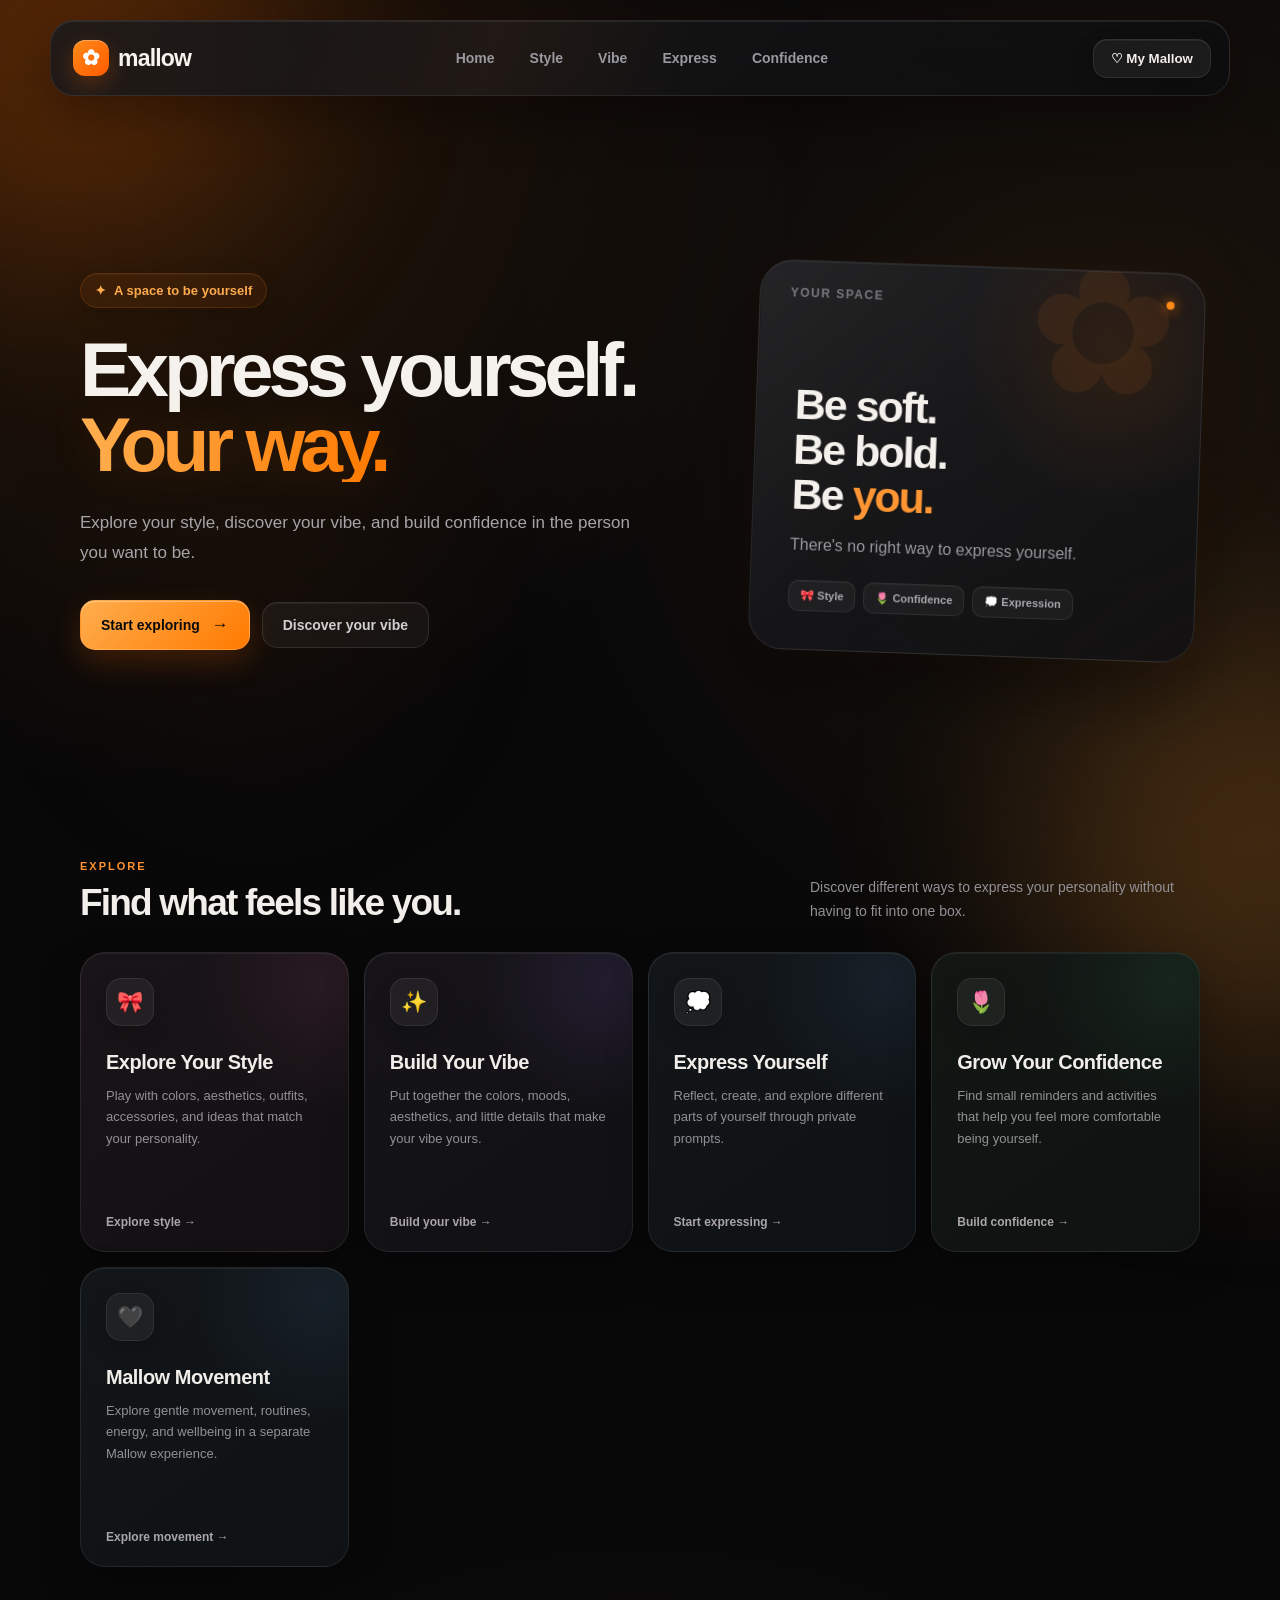
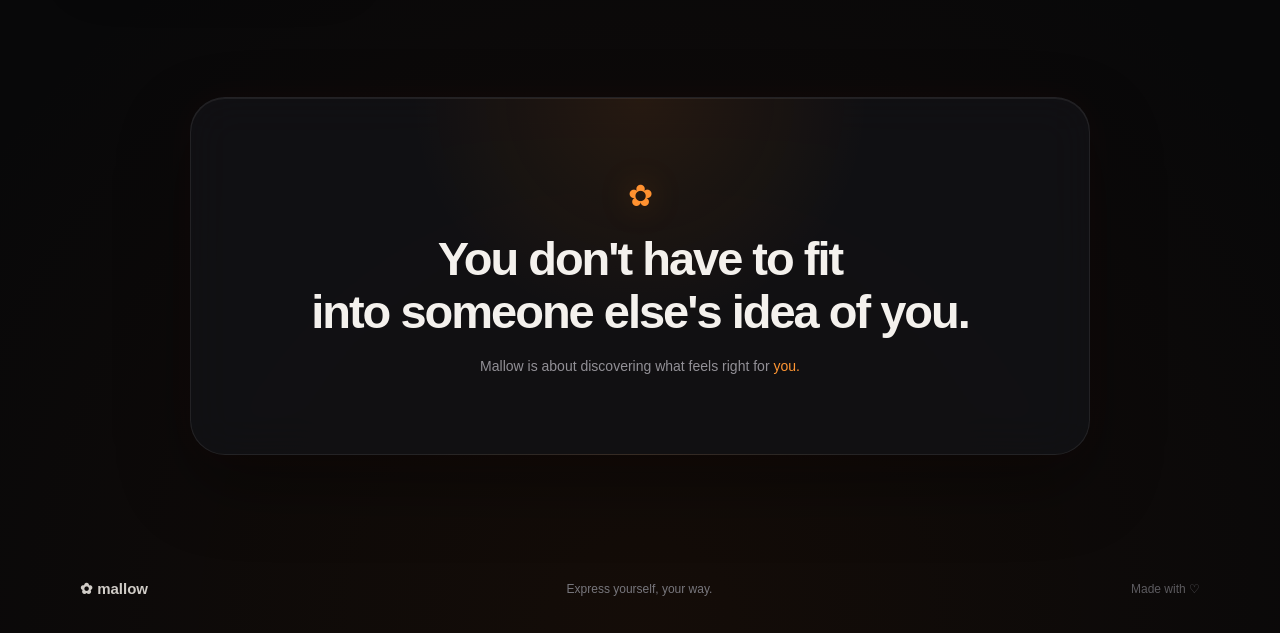
<file: index.html>
<!DOCTYPE html>
<html lang="en">
<head>
  <meta charset="UTF-8">
  <meta name="viewport" content="width=device-width, initial-scale=1.0">

  <title>Mallow — Express Yourself</title>

  <link rel="stylesheet" href="style.css">
</head>

<body>

  <!-- Background decorations -->
  <div class="background-glow glow-one"></div>
  <div class="background-glow glow-two"></div>


  <!-- Navigation -->
  <nav class="navbar">

    <div class="logo">
      <div class="logo-flower">✿</div>
      <span>mallow</span>
    </div>


    <div class="nav-links">

      <a href="index.html" class="active">
        Home
      </a>

      <a href="style.html">
        Style
      </a>

      <a href="#vibe">
        Vibe
      </a>

      <a href="#express">
        Express
      </a>

      <a href="#confidence">
        Confidence
      </a>

    </div>


    <button class="profile-button">
      <span>♡</span>
      My Mallow
    </button>

  </nav>



  <!-- Main -->
  <main>


    <!-- Hero -->
    <section class="hero">

      <div class="hero-content">

        <div class="welcome-pill">
          <span>✦</span>
          A space to be yourself
        </div>


        <h1>
          Express yourself.
          <span>Your way.</span>
        </h1>


        <p>
          Explore your style, discover your vibe, and build
          confidence in the person you want to be.
        </p>


        <div class="hero-buttons">

          <button
            class="primary-button"
            onclick="startExploring()"
          >
            Start exploring
            <span>→</span>
          </button>


          <button
            class="secondary-button"
            onclick="scrollToSection('vibe')"
          >
            Discover your vibe
          </button>

        </div>

      </div>



      <!-- Hero Card -->
      <div class="hero-card">

        <div class="flower-decoration">
          ✿
        </div>


        <div class="hero-card-header">

          <span>
            Your space
          </span>

          <span class="tiny-dot"></span>

        </div>


        <h2>
          Be soft.<br>
          Be bold.<br>
          Be <em>you.</em>
        </h2>


        <p>
          There's no right way to express yourself.
        </p>


        <div class="mini-tags">

          <span>
            🎀 Style
          </span>

          <span>
            🌷 Confidence
          </span>

          <span>
            💭 Expression
          </span>

        </div>

      </div>

    </section>



    <!-- Explore -->
    <section
      class="section"
      id="style"
    >

      <div class="section-heading">

        <div>

          <span class="eyebrow">
            EXPLORE
          </span>

          <h2>
            Find what feels like you.
          </h2>

        </div>


        <p>
          Discover different ways to express your personality
          without having to fit into one box.
        </p>

      </div>



      <!-- Feature Cards -->
      <div class="feature-grid">


        <!-- STYLE -->
        <div class="feature-card pink-card">

          <div class="feature-icon">
            🎀
          </div>


          <h3>
            Explore Your Style
          </h3>


          <p>
            Play with colors, aesthetics, outfits, accessories,
            and ideas that match your personality.
          </p>


          <button
            onclick="window.location.href='style.html'"
          >
            Explore style →
          </button>

        </div>



        <!-- VIBE -->
        <div
          class="feature-card purple-card"
          id="vibe"
        >

          <div class="feature-icon">
            ✨
          </div>


          <h3>
            Build Your Vibe
          </h3>


          <p>
            Put together the colors, moods, aesthetics, and
            little details that make your vibe yours.
          </p>


          <button
            onclick="showMessage('Vibe building is coming soon!')"
          >
            Build your vibe →
          </button>

        </div>



        <!-- EXPRESS -->
        <div
          class="feature-card blue-card"
          id="express"
        >

          <div class="feature-icon">
            💭
          </div>


          <h3>
            Express Yourself
          </h3>


          <p>
            Reflect, create, and explore different parts of
            yourself through private prompts.
          </p>


          <button
            onclick="showMessage('Expression prompts are coming soon!')"
          >
            Start expressing →
          </button>

        </div>



        <!-- CONFIDENCE -->
        <div
          class="feature-card green-card"
          id="confidence"
        >

          <div class="feature-icon">
            🌷
          </div>


          <h3>
            Grow Your Confidence
          </h3>


          <p>
            Find small reminders and activities that help you
            feel more comfortable being yourself.
          </p>


          <button
            onclick="showMessage('Confidence tools are coming soon!')"
          >
            Build confidence →
          </button>

        </div>



        <!-- MOVEMENT -->
        <div class="feature-card blue-card">

          <div class="feature-icon">
            🖤
          </div>


          <h3>
            Mallow Movement
          </h3>


          <p>
            Explore gentle movement, routines, energy, and
            wellbeing in a separate Mallow experience.
          </p>


          <button
            onclick="window.location.href='https://mallow-movement.vercel.app/index.html'"
          >
            Explore movement →
          </button>

        </div>

      </div>

    </section>



    <!-- Quote -->
    <section class="quote-section">

      <div class="quote-flower">
        ✿
      </div>


      <h2>
        You don't have to fit<br>
        into someone else's idea of you.
      </h2>


      <p>
        Mallow is about discovering what feels right for
        <em>you.</em>
      </p>

    </section>

  </main>



  <!-- Footer -->
  <footer>

    <div class="footer-logo">
      ✿ mallow
    </div>


    <p>
      Express yourself, your way.
    </p>


    <span>
      Made with ♡
    </span>

  </footer>



  <script src="script.js"></script>

</body>
</html>
</file>
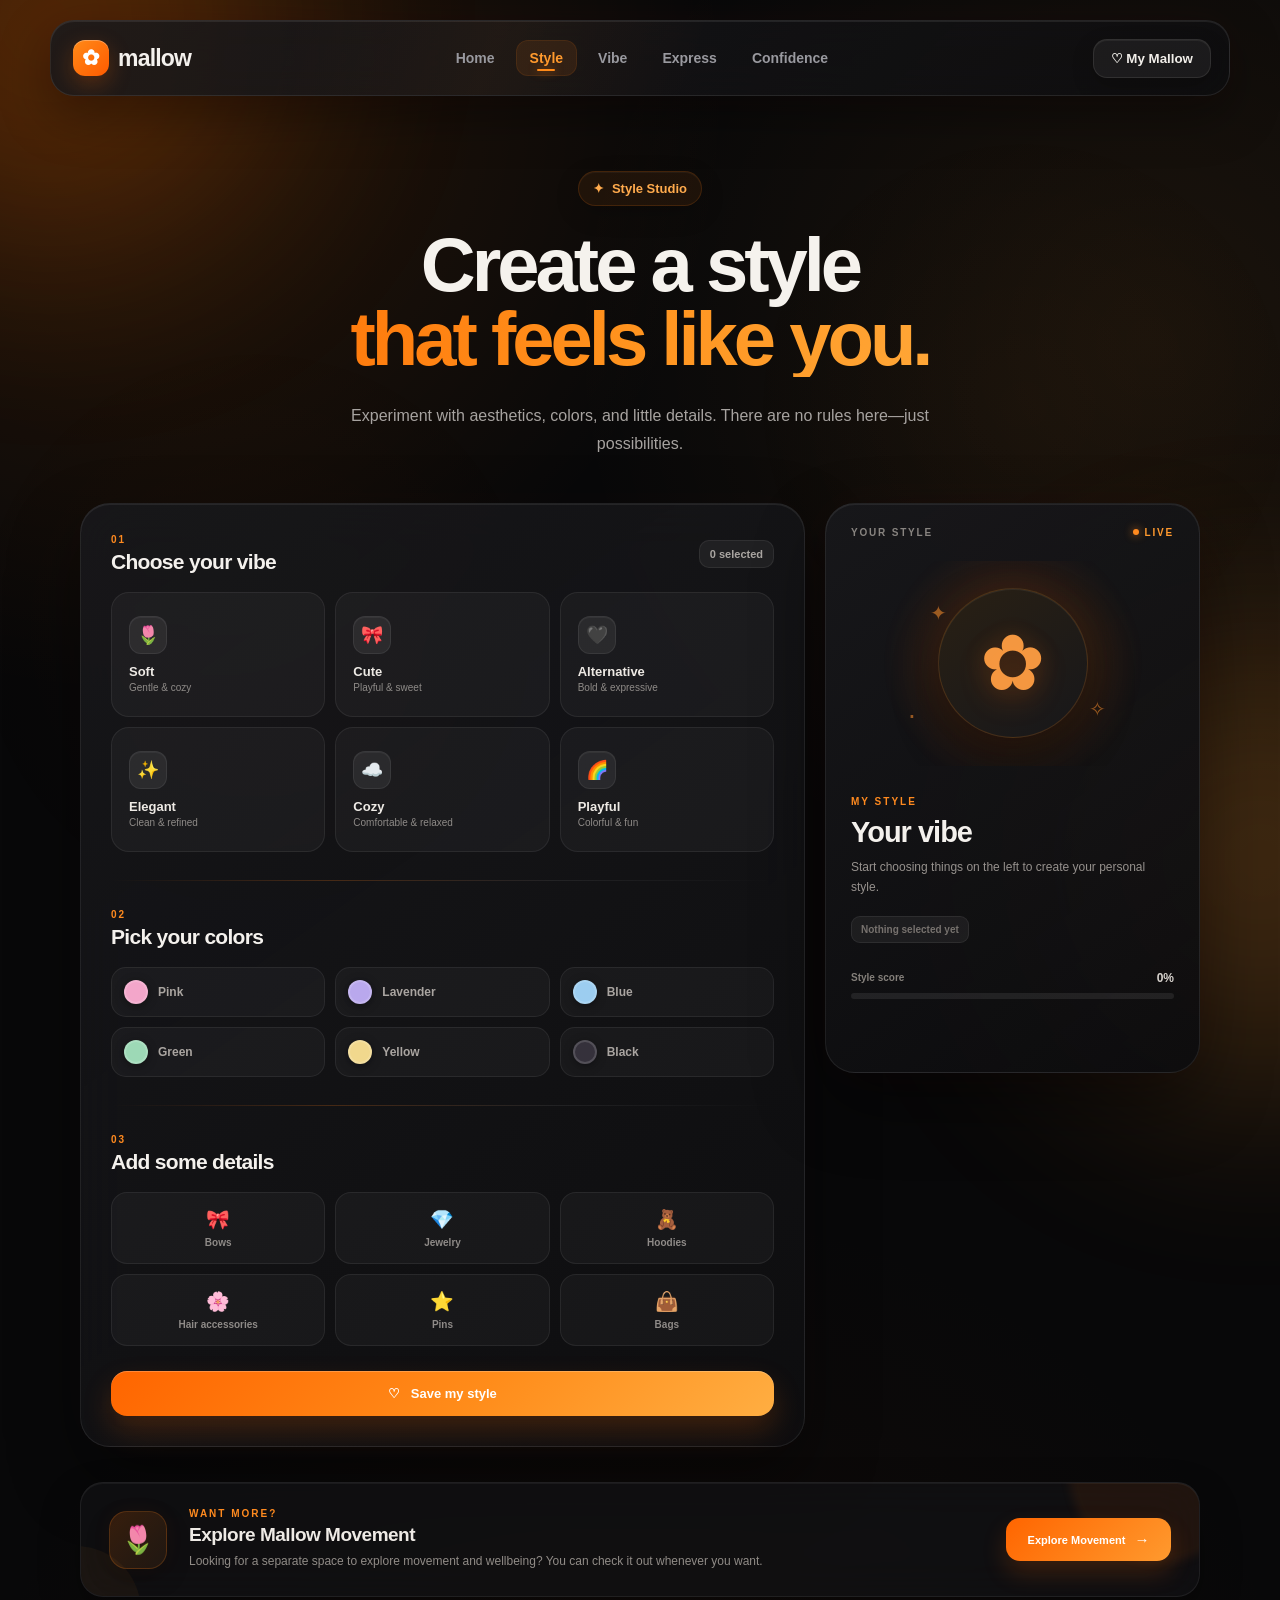
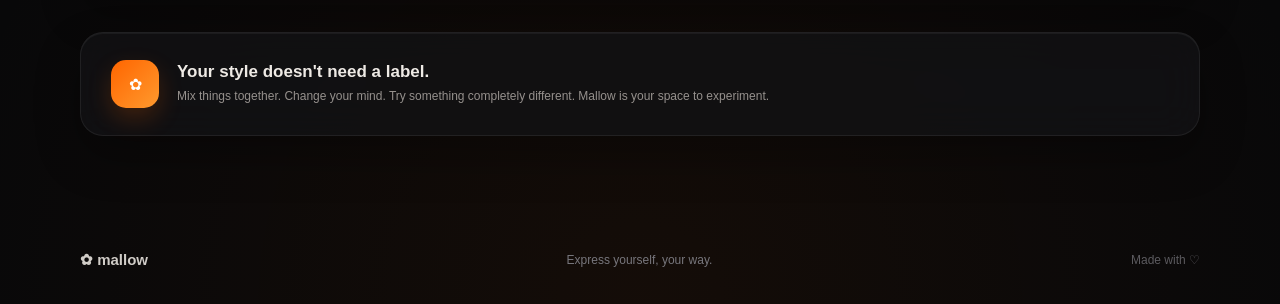
<file: style.html>
<!DOCTYPE html>
<html lang="en">

<head>
  <meta charset="UTF-8">
  <meta name="viewport" content="width=device-width, initial-scale=1.0">

  <title>Mallow — Style Studio</title>

  <link rel="stylesheet" href="style.css">
  <link rel="stylesheet" href="style-studio.css">
</head>

<body>

  <div class="background-glow glow-one"></div>
  <div class="background-glow glow-two"></div>


  <!-- =========================
       NAVIGATION
  ========================== -->

  <nav class="navbar">

    <a href="index.html" class="studio-logo">
      <div class="logo-flower">✿</div>
      <span>mallow</span>
    </a>


    <div class="nav-links">

      <a href="index.html">
        Home
      </a>

      <a href="style.html" class="active">
        Style
      </a>

      <a href="#vibe">
        Vibe
      </a>

      <a href="#express">
        Express
      </a>

      <a href="#confidence">
        Confidence
      </a>

    </div>


    <button
      class="profile-button"
      id="profileButton"
    >
      <span>♡</span>
      My Mallow
    </button>

  </nav>


  <!-- =========================
       MAIN CONTENT
  ========================== -->

  <main>


    <!-- =========================
         PAGE HEADER
    ========================== -->

    <section class="studio-header">

      <div class="welcome-pill">

        <span>✦</span>

        Style Studio

      </div>


      <h1>

        Create a style

        <span>
          that feels like you.
        </span>

      </h1>


      <p>

        Experiment with aesthetics, colors, and little details.
        There are no rules here—just possibilities.

      </p>

    </section>



    <!-- =========================
         STYLE STUDIO
    ========================== -->

    <section class="style-studio">


      <!-- =========================
           SELECTION PANEL
      ========================== -->

      <div class="style-panel">


        <!-- VIBE -->

        <div class="panel-heading">

          <div>

            <span class="panel-label">
              01
            </span>

            <h2>
              Choose your vibe
            </h2>

          </div>


          <span
            class="selection-count"
            id="selectionCount"
          >
            0 selected
          </span>

        </div>


        <div
          class="choice-grid"
          id="vibeChoices"
        >

          <button
            class="choice-card"
            data-type="vibe"
            data-value="Soft"
          >

            <span class="choice-icon">
              🌷
            </span>

            <span class="choice-name">
              Soft
            </span>

            <span class="choice-description">
              Gentle & cozy
            </span>

          </button>


          <button
            class="choice-card"
            data-type="vibe"
            data-value="Cute"
          >

            <span class="choice-icon">
              🎀
            </span>

            <span class="choice-name">
              Cute
            </span>

            <span class="choice-description">
              Playful & sweet
            </span>

          </button>


          <button
            class="choice-card"
            data-type="vibe"
            data-value="Alternative"
          >

            <span class="choice-icon">
              🖤
            </span>

            <span class="choice-name">
              Alternative
            </span>

            <span class="choice-description">
              Bold & expressive
            </span>

          </button>


          <button
            class="choice-card"
            data-type="vibe"
            data-value="Elegant"
          >

            <span class="choice-icon">
              ✨
            </span>

            <span class="choice-name">
              Elegant
            </span>

            <span class="choice-description">
              Clean & refined
            </span>

          </button>


          <button
            class="choice-card"
            data-type="vibe"
            data-value="Cozy"
          >

            <span class="choice-icon">
              ☁️
            </span>

            <span class="choice-name">
              Cozy
            </span>

            <span class="choice-description">
              Comfortable & relaxed
            </span>

          </button>


          <button
            class="choice-card"
            data-type="vibe"
            data-value="Playful"
          >

            <span class="choice-icon">
              🌈
            </span>

            <span class="choice-name">
              Playful
            </span>

            <span class="choice-description">
              Colorful & fun
            </span>

          </button>

        </div>


        <div class="studio-divider"></div>



        <!-- COLORS -->

        <div class="panel-heading">

          <div>

            <span class="panel-label">
              02
            </span>

            <h2>
              Pick your colors
            </h2>

          </div>

        </div>


        <div
          class="color-grid"
          id="colorChoices"
        >

          <button
            class="color-choice"
            data-type="color"
            data-value="Pink"
            style="--choice-color:#f3a6ca;"
          >

            <span></span>

            Pink

          </button>


          <button
            class="color-choice"
            data-type="color"
            data-value="Lavender"
            style="--choice-color:#b9a8ed;"
          >

            <span></span>

            Lavender

          </button>


          <button
            class="color-choice"
            data-type="color"
            data-value="Blue"
            style="--choice-color:#9ccdf0;"
          >

            <span></span>

            Blue

          </button>


          <button
            class="color-choice"
            data-type="color"
            data-value="Green"
            style="--choice-color:#9dd9b6;"
          >

            <span></span>

            Green

          </button>


          <button
            class="color-choice"
            data-type="color"
            data-value="Yellow"
            style="--choice-color:#f1d88d;"
          >

            <span></span>

            Yellow

          </button>


          <button
            class="color-choice"
            data-type="color"
            data-value="Black"
            style="--choice-color:#35313b;"
          >

            <span></span>

            Black

          </button>

        </div>


        <div class="studio-divider"></div>



        <!-- ACCESSORIES -->

        <div class="panel-heading">

          <div>

            <span class="panel-label">
              03
            </span>

            <h2>
              Add some details
            </h2>

          </div>

        </div>


        <div class="accessory-grid">


          <button
            class="accessory-choice"
            data-type="accessory"
            data-value="Bows"
          >

            🎀

            <span>
              Bows
            </span>

          </button>


          <button
            class="accessory-choice"
            data-type="accessory"
            data-value="Jewelry"
          >

            💎

            <span>
              Jewelry
            </span>

          </button>


          <button
            class="accessory-choice"
            data-type="accessory"
            data-value="Hoodies"
          >

            🧸

            <span>
              Hoodies
            </span>

          </button>


          <button
            class="accessory-choice"
            data-type="accessory"
            data-value="Hair Accessories"
          >

            🌸

            <span>
              Hair accessories
            </span>

          </button>


          <button
            class="accessory-choice"
            data-type="accessory"
            data-value="Pins"
          >

            ⭐

            <span>
              Pins
            </span>

          </button>


          <button
            class="accessory-choice"
            data-type="accessory"
            data-value="Bags"
          >

            👜

            <span>
              Bags
            </span>

          </button>

        </div>


        <button
          class="save-style-button"
          id="saveStyle"
        >

          <span>
            ♡
          </span>

          Save my style

        </button>

      </div>



      <!-- =========================
           STYLE PREVIEW
      ========================== -->

      <aside class="style-preview">


        <div class="preview-top">

          <span>
            YOUR STYLE
          </span>

          <span class="live-dot">
            LIVE
          </span>

        </div>


        <div class="preview-art">

          <div class="preview-circle"></div>

          <div class="preview-sparkle sparkle-one">
            ✦
          </div>

          <div class="preview-sparkle sparkle-two">
            ✧
          </div>

          <div class="preview-sparkle sparkle-three">
            ·
          </div>

          <div class="preview-flower">
            ✿
          </div>

        </div>


        <div class="preview-content">

          <span class="preview-label">
            MY STYLE
          </span>


          <h2 id="previewTitle">
            Your vibe
          </h2>


          <p id="previewDescription">

            Start choosing things on the left to create your
            personal style.

          </p>


          <div
            class="preview-tags"
            id="previewTags"
          >

            <span class="empty-tag">
              Nothing selected yet
            </span>

          </div>


          <div class="preview-footer">

            <div>

              <span>
                Style score
              </span>

              <strong id="styleScore">
                0%
              </strong>

            </div>


            <div class="score-bar">

              <span id="scoreBar"></span>

            </div>

          </div>

        </div>

      </aside>

    </section>



    <!-- =========================
         MOVEMENT LINK
    ========================== -->

    <section class="movement-link-section">

      <div class="movement-link-icon">
        🌷
      </div>

      <div class="movement-link-content">

        <span class="panel-label">
          WANT MORE?
        </span>

        <h2>
          Explore Mallow Movement
        </h2>

        <p>
          Looking for a separate space to explore movement
          and wellbeing? You can check it out whenever you want.
        </p>

      </div>


      <a
        href="https://mallow-movement.vercel.app/index.html"
        class="movement-link-button"
      >
        Explore Movement
        <span>→</span>
      </a>

    </section>



    <!-- =========================
         BOTTOM MESSAGE
    ========================== -->

    <section class="studio-message">


      <div class="message-icon">
        ✿
      </div>


      <div>

        <h2>
          Your style doesn't need a label.
        </h2>


        <p>

          Mix things together. Change your mind.
          Try something completely different.
          Mallow is your space to experiment.

        </p>

      </div>

    </section>

  </main>



  <!-- =========================
       FOOTER
  ========================== -->

  <footer>

    <div class="footer-logo">
      ✿ mallow
    </div>


    <p>
      Express yourself, your way.
    </p>


    <span>
      Made with ♡
    </span>

  </footer>



  <!-- =========================
       JAVASCRIPT
  ========================== -->

  <script src="style-studio.js"></script>

</body>
</html>
</file>
<file: style.css>
/* =========================
   MALLOW — HALLOWEEN GLOBAL
========================= */

* {
  margin: 0;
  padding: 0;
  box-sizing: border-box;
}

html {
  scroll-behavior: smooth;
}

body {
  min-height: 100vh;

  font-family:
    Inter,
    -apple-system,
    BlinkMacSystemFont,
    "Segoe UI",
    sans-serif;

  color: #f4f1ed;

  background:
    radial-gradient(
      circle at 10% 5%,
      rgba(255, 122, 0, 0.13),
      transparent 28%
    ),
    radial-gradient(
      circle at 90% 18%,
      rgba(255, 155, 45, 0.08),
      transparent 30%
    ),
    radial-gradient(
      circle at 50% 100%,
      rgba(110, 45, 0, 0.12),
      transparent 35%
    ),
    #080809;

  overflow-x: hidden;
}


/* =========================
   GLOBAL SELECTION
========================= */

::selection {
  color: #0a0a0b;
  background: #ff8a18;
}


/* =========================
   BACKGROUND
========================= */

.background-glow {
  position: fixed;

  width: 460px;
  height: 460px;

  border-radius: 50%;

  filter: blur(110px);

  pointer-events: none;

  z-index: -1;

  opacity: 0.22;
}

.glow-one {
  top: -210px;
  left: -180px;

  background: #ff6a00;
}

.glow-two {
  right: -210px;
  bottom: -190px;

  background: #ff9a2e;
}


/* =========================
   NAVIGATION
========================= */

.navbar {
  position: relative;

  width: min(1180px, calc(100% - 40px));
  height: 76px;

  margin: 20px auto 0;

  display: flex;
  align-items: center;
  justify-content: space-between;

  padding: 0 18px 0 22px;

  background:
    linear-gradient(
      135deg,
      rgba(25, 25, 28, 0.86),
      rgba(14, 14, 16, 0.78)
    );

  border: 1px solid rgba(255, 255, 255, 0.09);

  border-radius: 24px;

  backdrop-filter: blur(28px);
  -webkit-backdrop-filter: blur(28px);

  box-shadow:
    0 18px 50px rgba(0, 0, 0, 0.38),
    0 0 35px rgba(255, 105, 0, 0.04),
    inset 0 1px 0 rgba(255, 255, 255, 0.08);

  overflow: hidden;
}

.navbar::before {
  content: "";

  position: absolute;

  inset: 0;

  background:
    linear-gradient(
      110deg,
      transparent 20%,
      rgba(255, 126, 20, 0.05),
      transparent 55%
    );

  pointer-events: none;
}


/* =========================
   LOGO
========================= */

.logo {
  position: relative;

  display: flex;
  align-items: center;
  gap: 9px;

  color: #f7f4ef;

  font-size: 23px;
  font-weight: 800;

  letter-spacing: -0.8px;

  z-index: 1;
}

.logo-flower {
  width: 36px;
  height: 36px;

  display: grid;
  place-items: center;

  color: #fff;

  font-size: 21px;

  background:
    linear-gradient(
      135deg,
      #ff8a18,
      #ff5b00
    );

  border-radius: 12px;

  box-shadow:
    0 8px 22px rgba(255, 105, 0, 0.25),
    inset 0 1px 0 rgba(255,255,255,0.3);

  transition: 0.3s ease;
}

.logo:hover .logo-flower {
  transform: rotate(-6deg) scale(1.05);

  box-shadow:
    0 10px 28px rgba(255, 105, 0, 0.35);
}


/* =========================
   NAV LINKS
========================= */

.nav-links {
  display: flex;
  align-items: center;
  gap: 7px;

  position: relative;
  z-index: 1;
}

.nav-links a {
  position: relative;

  padding: 10px 14px;

  color: #99999f;

  text-decoration: none;

  font-size: 14px;
  font-weight: 600;

  border-radius: 12px;

  transition:
    color 0.25s ease,
    background 0.25s ease,
    transform 0.25s ease;
}

.nav-links a:hover {
  color: #f5f2ee;

  background:
    rgba(255, 255, 255, 0.055);

  transform: translateY(-1px);
}

.nav-links a.active {
  color: #ff9a2e;

  background:
    rgba(255, 126, 20, 0.10);

  box-shadow:
    inset 0 0 0 1px rgba(255, 126, 20, 0.10);
}

.nav-links a.active::after {
  content: "";

  position: absolute;

  left: 50%;
  bottom: 5px;

  width: 18px;
  height: 2px;

  transform: translateX(-50%);

  background: #ff8a18;

  border-radius: 99px;

  box-shadow:
    0 0 10px rgba(255, 122, 0, 0.65);
}


/* =========================
   PROFILE BUTTON
========================= */

.profile-button {
  position: relative;
  z-index: 1;

  border: 1px solid rgba(255,255,255,0.09);

  padding: 11px 17px;

  color: #f1eee9;

  background:
    rgba(255,255,255,0.055);

  border-radius: 14px;

  font-weight: 700;

  cursor: pointer;

  box-shadow:
    0 8px 22px rgba(0,0,0,0.2),
    inset 0 1px 0 rgba(255,255,255,0.06);

  transition: 0.25s ease;
}

.profile-button:hover {
  color: #ff9a2e;

  border-color:
    rgba(255,126,20,0.28);

  background:
    rgba(255,126,20,0.09);

  transform: translateY(-2px);

  box-shadow:
    0 12px 28px rgba(0,0,0,0.28),
    0 0 20px rgba(255,105,0,0.08);
}


/* =========================
   HERO
========================= */

.hero {
  width: min(1120px, calc(100% - 40px));

  min-height: 650px;

  margin: 40px auto 0;

  display: grid;

  grid-template-columns:
    1.15fr
    0.85fr;

  align-items: center;

  gap: 70px;
}

.hero-content {
  max-width: 650px;
}


/* =========================
   WELCOME PILL
========================= */

.welcome-pill {
  display: inline-flex;
  align-items: center;
  gap: 8px;

  padding: 9px 14px;

  color: #ffab4d;

  background:
    rgba(255, 126, 20, 0.075);

  border: 1px solid
    rgba(255, 126, 20, 0.16);

  border-radius: 999px;

  font-size: 13px;
  font-weight: 700;

  box-shadow:
    0 8px 25px rgba(0,0,0,0.18),
    inset 0 1px 0 rgba(255,255,255,0.04);
}


/* =========================
   HERO TITLE
========================= */

.hero h1 {
  margin-top: 24px;

  color: #f5f2ed;

  font-size:
    clamp(52px, 6vw, 82px);

  line-height: 0.98;

  letter-spacing: -5px;

  font-weight: 850;
}

.hero h1 span {
  display: block;

  background:
    linear-gradient(
      100deg,
      #ffb052,
      #ff7a00,
      #ff9f32
    );

  -webkit-background-clip: text;
  background-clip: text;

  color: transparent;

  filter:
    drop-shadow(
      0 0 22px
      rgba(255, 122, 0, 0.12)
    );
}


/* =========================
   HERO DESCRIPTION
========================= */

.hero-content > p {
  max-width: 560px;

  margin-top: 26px;

  color: #a6a4a8;

  font-size: 17px;

  line-height: 1.75;
}


/* =========================
   HERO BUTTONS
========================= */

.hero-buttons {
  display: flex;
  align-items: center;
  gap: 12px;

  margin-top: 32px;
}

.primary-button,
.secondary-button {
  border-radius: 15px;

  padding: 14px 20px;

  font-size: 14px;
  font-weight: 750;

  cursor: pointer;

  transition:
    transform 0.25s ease,
    box-shadow 0.25s ease,
    background 0.25s ease,
    border-color 0.25s ease;
}


/* Primary */

.primary-button {
  color: #0a0a0b;

  background:
    linear-gradient(
      135deg,
      #ffad4d,
      #ff7a00
    );

  border: 1px solid
    rgba(255, 184, 100, 0.35);

  box-shadow:
    0 12px 30px
      rgba(255, 105, 0, 0.20),
    inset 0 1px 0
      rgba(255,255,255,0.38);
}

.primary-button span {
  margin-left: 8px;

  font-size: 17px;
}

.primary-button:hover {
  transform: translateY(-3px);

  box-shadow:
    0 17px 36px
      rgba(255, 105, 0, 0.30),
    0 0 24px
      rgba(255, 122, 0, 0.12);
}


/* Secondary */

.secondary-button {
  color: #d2cfd3;

  background:
    rgba(255,255,255,0.045);

  border: 1px solid
    rgba(255,255,255,0.10);

  box-shadow:
    inset 0 1px 0
      rgba(255,255,255,0.05);
}

.secondary-button:hover {
  color: #ffab4d;

  transform: translateY(-3px);

  background:
    rgba(255,126,20,0.075);

  border-color:
    rgba(255,126,20,0.20);

  box-shadow:
    0 12px 28px rgba(0,0,0,0.25);
}


/* =========================
   HERO CARD
========================= */

.hero-card {
  position: relative;

  min-height: 390px;

  padding: 38px;

  display: flex;
  flex-direction: column;
  justify-content: flex-end;

  overflow: hidden;

  background:
    radial-gradient(
      circle at 80% 20%,
      rgba(255,122,0,0.10),
      transparent 32%
    ),
    linear-gradient(
      145deg,
      rgba(29,29,32,0.92),
      rgba(15,15,17,0.86)
    );

  border: 1px solid
    rgba(255,255,255,0.09);

  border-radius: 34px;

  box-shadow:
    0 30px 75px
      rgba(0,0,0,0.42),
    0 0 45px
      rgba(255,105,0,0.045),
    inset 0 1px 0
      rgba(255,255,255,0.08);

  transform: rotate(2deg);

  transition:
    transform 0.35s ease,
    box-shadow 0.35s ease;
}

.hero-card::before {
  content: "";

  position: absolute;

  inset: 1px;

  border-radius: 33px;

  background:
    linear-gradient(
      135deg,
      rgba(255,255,255,0.035),
      transparent 45%
    );

  pointer-events: none;
}

.hero-card:hover {
  transform:
    rotate(0deg)
    translateY(-6px);

  box-shadow:
    0 38px 85px
      rgba(0,0,0,0.50),
    0 0 55px
      rgba(255,105,0,0.075);
}


/* =========================
   HERO DECORATION
========================= */

.flower-decoration {
  position: absolute;

  top: -30px;
  right: 25px;

  font-size: 180px;

  line-height: 1;

  color:
    rgba(255,126,20,0.08);

  filter:
    drop-shadow(
      0 0 25px
      rgba(255,105,0,0.12)
    );
}


/* =========================
   HERO CARD HEADER
========================= */

.hero-card-header {
  position: absolute;

  top: 25px;
  left: 30px;
  right: 30px;

  display: flex;
  align-items: center;
  justify-content: space-between;

  color: #77777d;

  font-size: 12px;
  font-weight: 700;

  text-transform: uppercase;

  letter-spacing: 1.5px;
}

.tiny-dot {
  width: 8px;
  height: 8px;

  border-radius: 50%;

  background: #ff8a18;

  box-shadow:
    0 0 12px
    rgba(255,122,0,0.85),
    0 0 24px
    rgba(255,122,0,0.30);
}


/* =========================
   HERO CARD CONTENT
========================= */

.hero-card h2 {
  position: relative;

  color: #f4f1ec;

  font-size: 43px;

  line-height: 1.05;

  letter-spacing: -2px;
}

.hero-card h2 em {
  color: #ff9633;

  font-style: normal;
}

.hero-card p {
  margin-top: 15px;

  color: #99979d;

  line-height: 1.6;
}

.mini-tags {
  display: flex;

  flex-wrap: wrap;

  gap: 8px;

  margin-top: 22px;
}

.mini-tags span {
  padding: 8px 11px;

  color: #aaa7ac;

  background:
    rgba(255,255,255,0.045);

  border: 1px solid
    rgba(255,255,255,0.08);

  border-radius: 10px;

  font-size: 11px;
  font-weight: 700;

  box-shadow:
    inset 0 1px 0
    rgba(255,255,255,0.04);
}


/* =========================
   SECTIONS
========================= */

.section {
  width: min(1120px, calc(100% - 40px));

  margin: 70px auto 0;
}

.section-heading {
  display: flex;

  align-items: flex-end;

  justify-content: space-between;

  gap: 40px;

  margin-bottom: 28px;
}

.eyebrow {
  color: #ff9130;

  font-size: 11px;

  font-weight: 800;

  letter-spacing: 2px;
}

.section-heading h2 {
  margin-top: 8px;

  color: #f2efeb;

  font-size: 37px;

  letter-spacing: -1.8px;
}

.section-heading p {
  max-width: 390px;

  color: #939197;

  font-size: 14px;

  line-height: 1.7;
}


/* =========================
   FEATURE CARDS
========================= */

.feature-grid {
  display: grid;

  grid-template-columns:
    repeat(4, 1fr);

  gap: 15px;
}

.feature-card {
  position: relative;

  min-height: 300px;

  padding: 25px;

  border-radius: 25px;

  border: 1px solid
    rgba(255,255,255,0.08);

  box-shadow:
    0 18px 40px
      rgba(0,0,0,0.25),
    inset 0 1px 0
      rgba(255,255,255,0.06);

  transition:
    transform 0.3s ease,
    box-shadow 0.3s ease,
    border-color 0.3s ease;
}

.feature-card:hover {
  transform: translateY(-7px);

  border-color:
    rgba(255,126,20,0.18);

  box-shadow:
    0 25px 55px
      rgba(0,0,0,0.38),
    0 0 28px
      rgba(255,105,0,0.05);
}


/* =========================
   FEATURE CARD THEMES
========================= */

.pink-card {
  background:
    radial-gradient(
      circle at 90% 10%,
      rgba(255,111,166,0.08),
      transparent 35%
    ),
    linear-gradient(
      145deg,
      #191417,
      #121013
    );
}

.purple-card {
  background:
    radial-gradient(
      circle at 90% 10%,
      rgba(153,116,255,0.10),
      transparent 35%
    ),
    linear-gradient(
      145deg,
      #161419,
      #111013
    );
}

.blue-card {
  background:
    radial-gradient(
      circle at 90% 10%,
      rgba(92,170,255,0.08),
      transparent 35%
    ),
    linear-gradient(
      145deg,
      #121619,
      #0f1214
    );
}

.green-card {
  background:
    radial-gradient(
      circle at 90% 10%,
      rgba(94,219,148,0.08),
      transparent 35%
    ),
    linear-gradient(
      145deg,
      #121714,
      #0f1210
    );
}


/* =========================
   FEATURE ICON
========================= */

.feature-icon {
  width: 48px;
  height: 48px;

  display: grid;
  place-items: center;

  background:
    rgba(255,255,255,0.055);

  border:
    1px solid
    rgba(255,255,255,0.08);

  border-radius: 15px;

  font-size: 21px;

  box-shadow:
    0 8px 20px
      rgba(0,0,0,0.20);

  transition: 0.3s ease;
}

.feature-card:hover .feature-icon {
  transform:
    translateY(-2px)
    rotate(-3deg);

  border-color:
    rgba(255,126,20,0.18);

  box-shadow:
    0 10px 25px
      rgba(0,0,0,0.30),
    0 0 18px
      rgba(255,105,0,0.08);
}


/* =========================
   FEATURE CONTENT
========================= */

.feature-card h3 {
  margin-top: 25px;

  color: #f1eeea;

  font-size: 20px;

  letter-spacing: -0.5px;
}

.feature-card p {
  margin-top: 11px;

  color: #929096;

  font-size: 13px;

  line-height: 1.65;
}

.feature-card button {
  position: absolute;

  bottom: 22px;
  left: 25px;

  border: 0;

  background: transparent;

  color: #a9a5aa;

  font-size: 12px;

  font-weight: 800;

  cursor: pointer;

  transition: 0.2s ease;
}

.feature-card button:hover {
  color: #ff9633;

  transform:
    translateX(4px);
}


/* =========================
   QUOTE
========================= */

.quote-section {
  width: min(900px, calc(100% - 40px));

  margin: 130px auto 100px;

  padding: 80px 40px;

  text-align: center;

  background:
    radial-gradient(
      circle at 50% 0%,
      rgba(255,122,0,0.09),
      transparent 40%
    ),
    rgba(19,19,22,0.78);

  border:
    1px solid
    rgba(255,255,255,0.08);

  border-radius: 35px;

  box-shadow:
    0 30px 70px
      rgba(0,0,0,0.35),
    0 0 40px
      rgba(255,105,0,0.04),
    inset 0 1px 0
      rgba(255,255,255,0.07);

  backdrop-filter: blur(22px);
  -webkit-backdrop-filter: blur(22px);
}

.quote-flower {
  margin-bottom: 20px;

  color: #ff9130;

  font-size: 30px;

  filter:
    drop-shadow(
      0 0 15px
      rgba(255,122,0,0.25)
    );
}

.quote-section h2 {
  color: #f4f1ed;

  font-size:
    clamp(30px, 4vw, 47px);

  line-height: 1.12;

  letter-spacing: -2px;
}

.quote-section p {
  margin-top: 20px;

  color: #929096;

  font-size: 14px;
}

.quote-section em {
  color: #ff9633;

  font-style: normal;
}


/* =========================
   FOOTER
========================= */

footer {
  width: min(1120px, calc(100% - 40px));

  margin: 0 auto;

  padding: 25px 0 35px;

  display: flex;

  align-items: center;

  justify-content: space-between;

  color: #77767c;

  font-size: 12px;
}

.footer-logo {
  color: #d0ccc7;

  font-weight: 800;

  font-size: 15px;
}

footer span {
  opacity: 0.75;
}


/* =========================
   TOAST
========================= */

.mallow-toast {
  position: fixed;

  right: 24px;
  bottom: 24px;

  z-index: 9999;

  display: flex;
  align-items: center;
  gap: 12px;

  width:
    min(360px, calc(100% - 32px));

  padding: 14px 15px;

  background:
    rgba(22,22,25,0.92);

  border:
    1px solid
    rgba(255,255,255,0.10);

  border-radius: 18px;

  backdrop-filter: blur(24px);
  -webkit-backdrop-filter: blur(24px);

  box-shadow:
    0 20px 50px
      rgba(0,0,0,0.45),
    0 0 25px
      rgba(255,105,0,0.05),
    inset 0 1px 0
      rgba(255,255,255,0.08);

  opacity: 0;

  transform:
    translateY(20px)
    scale(0.96);

  pointer-events: none;

  transition:
    opacity 0.3s ease,
    transform 0.3s ease;
}

.mallow-toast.show {
  opacity: 1;

  transform:
    translateY(0)
    scale(1);

  pointer-events: auto;
}

.toast-icon {
  width: 38px;
  height: 38px;

  flex-shrink: 0;

  display: grid;
  place-items: center;

  color: #0a0a0b;

  background:
    linear-gradient(
      135deg,
      #ffad4d,
      #ff7000
    );

  border-radius: 12px;

  box-shadow:
    0 8px 18px
      rgba(255,105,0,0.22),
    inset 0 1px 0
      rgba(255,255,255,0.3);
}

.toast-content {
  min-width: 0;

  display: flex;

  flex-direction: column;

  gap: 3px;
}

.toast-content strong {
  color: #efebe6;

  font-size: 13px;
}

.toast-content span {
  color: #969399;

  font-size: 12px;

  line-height: 1.4;
}

.toast-close {
  margin-left: auto;

  border: 0;

  background: transparent;

  color: #77757b;

  font-size: 20px;

  line-height: 1;

  cursor: pointer;

  transition: 0.2s ease;
}

.toast-close:hover {
  color: #ff9633;

  transform:
    scale(1.1)
    rotate(4deg);
}


/* =========================
   SUBTLE HALLOWEEN ATMOSPHERE
========================= */

body::before {
  content: "";

  position: fixed;

  inset: 0;

  pointer-events: none;

  z-index: -1;

  background:
    radial-gradient(
      circle at 20% 70%,
      rgba(255, 110, 0, 0.025),
      transparent 25%
    ),
    radial-gradient(
      circle at 80% 45%,
      rgba(255, 150, 45, 0.025),
      transparent 25%
    );

  opacity: 1;
}


/* =========================
   SCROLLBAR
========================= */

::-webkit-scrollbar {
  width: 9px;
}

::-webkit-scrollbar-track {
  background: #09090a;
}

::-webkit-scrollbar-thumb {
  background:
    linear-gradient(
      #ff8a18,
      #d95c00
    );

  border-radius: 99px;

  border:
    2px solid
    #09090a;
}

::-webkit-scrollbar-thumb:hover {
  background: #ff9a2e;
}


/* =========================
   RESPONSIVE
========================= */

@media (max-width: 900px) {

  .nav-links {
    display: none;
  }

  .hero {
    grid-template-columns: 1fr;

    gap: 35px;

    padding-top: 40px;
  }

  .hero-card {
    max-width: 550px;

    width: 100%;

    margin: auto;
  }

  .feature-grid {
    grid-template-columns:
      repeat(2, 1fr);
  }

  .section-heading {
    align-items: flex-start;

    flex-direction: column;

    gap: 15px;
  }
}


@media (max-width: 600px) {

  .navbar {
    width: calc(100% - 24px);

    margin-top: 12px;
  }

  .profile-button {
    padding: 10px 12px;

    font-size: 12px;
  }

  .hero {
    width: calc(100% - 28px);

    margin-top: 20px;
  }

  .hero h1 {
    font-size: 52px;

    letter-spacing: -3px;
  }

  .hero-content > p {
    font-size: 15px;
  }

  .hero-buttons {
    align-items: stretch;

    flex-direction: column;
  }

  .primary-button,
  .secondary-button {
    width: 100%;
  }

  .hero-card {
    min-height: 340px;

    padding: 27px;
  }

  .hero-card h2 {
    font-size: 36px;
  }

  .section {
    width: calc(100% - 28px);
  }

  .feature-grid {
    grid-template-columns: 1fr;
  }

  .quote-section {
    width: calc(100% - 28px);

    padding: 60px 22px;
  }

  footer {
    width: calc(100% - 28px);

    flex-direction: column;

    gap: 12px;

    text-align: center;
  }

  .mallow-toast {
    right: 16px;
    bottom: 16px;
  }
}
</file>
<file: style-studio.css>
/* =========================
   MALLOW — STYLE STUDIO
   HALLOWEEN EDITION 🎃
========================= */

.studio-logo {
  display: flex;
  align-items: center;
  gap: 9px;

  color: #f4f1ed;
  text-decoration: none;

  font-size: 23px;
  font-weight: 800;
  letter-spacing: -0.8px;
}


/* =========================
   HEADER
========================= */

.studio-header {
  width: min(1000px, calc(100% - 40px));

  margin: 75px auto 45px;

  text-align: center;
}

.studio-header h1 {
  margin-top: 22px;

  color: #f5f2ed;

  font-size: clamp(48px, 6vw, 76px);
  line-height: 0.98;
  letter-spacing: -4px;
}

.studio-header h1 span {
  display: block;

  background:
    linear-gradient(
      100deg,
      #ff6a00,
      #ff941f,
      #ffb347
    );

  -webkit-background-clip: text;
  background-clip: text;

  color: transparent;
}

.studio-header p {
  max-width: 610px;

  margin: 25px auto 0;

  color: #a7a3a0;

  font-size: 16px;
  line-height: 1.75;
}


/* =========================
   MAIN STUDIO
========================= */

.style-studio {
  width: min(1120px, calc(100% - 40px));

  margin: 0 auto;

  display: grid;

  grid-template-columns:
    minmax(0, 1.45fr)
    minmax(340px, 0.75fr);

  gap: 20px;

  align-items: start;
}


/* =========================
   SELECTION PANEL
========================= */

.style-panel {
  position: relative;

  padding: 30px;

  background:
    linear-gradient(
      145deg,
      rgba(24, 24, 27, 0.92),
      rgba(15, 15, 17, 0.82)
    );

  border: 1px solid rgba(255, 255, 255, 0.08);

  border-radius: 30px;

  box-shadow:
    0 30px 70px rgba(0, 0, 0, 0.42),
    inset 0 1px 0 rgba(255, 255, 255, 0.07),
    0 0 45px rgba(255, 106, 0, 0.025);

  backdrop-filter: blur(25px);
  -webkit-backdrop-filter: blur(25px);
}

.panel-heading {
  display: flex;
  align-items: center;
  justify-content: space-between;

  gap: 20px;
}

.panel-label {
  display: block;

  margin-bottom: 5px;

  color: #ff8a1f;

  font-size: 10px;
  font-weight: 900;

  letter-spacing: 2px;
}

.panel-heading h2 {
  color: #f4f1ed;

  font-size: 21px;
  letter-spacing: -0.7px;
}

.selection-count {
  padding: 7px 10px;

  color: #aaa6a2;

  background: rgba(255, 255, 255, 0.055);

  border: 1px solid rgba(255, 255, 255, 0.07);

  border-radius: 10px;

  font-size: 11px;
  font-weight: 700;
}


/* =========================
   VIBE CHOICES
========================= */

.choice-grid {
  display: grid;

  grid-template-columns:
    repeat(3, 1fr);

  gap: 10px;

  margin-top: 18px;
}

.choice-card {
  min-height: 125px;

  display: flex;
  flex-direction: column;
  align-items: flex-start;
  justify-content: center;

  padding: 17px;

  border: 1px solid rgba(255, 255, 255, 0.07);

  border-radius: 18px;

  background:
    rgba(255, 255, 255, 0.035);

  color: #f3f0eb;

  text-align: left;

  cursor: pointer;

  transition:
    transform 0.22s ease,
    box-shadow 0.22s ease,
    border-color 0.22s ease,
    background 0.22s ease;
}

.choice-card:hover {
  transform: translateY(-3px);

  border-color:
    rgba(255, 137, 31, 0.42);

  background:
    rgba(255, 255, 255, 0.055);

  box-shadow:
    0 12px 30px rgba(0, 0, 0, 0.28),
    0 0 20px rgba(255, 106, 0, 0.045);
}

.choice-card.selected {
  border-color:
    rgba(255, 132, 25, 0.8);

  background:
    linear-gradient(
      145deg,
      rgba(255, 106, 0, 0.16),
      rgba(255, 153, 48, 0.055)
    );

  box-shadow:
    0 12px 30px rgba(0, 0, 0, 0.28),
    0 0 25px rgba(255, 106, 0, 0.08),
    inset 0 0 0 1px rgba(255, 160, 70, 0.08);
}

.choice-icon {
  width: 38px;
  height: 38px;

  display: grid;
  place-items: center;

  margin-bottom: 10px;

  background:
    rgba(255, 255, 255, 0.065);

  border:
    1px solid rgba(255, 255, 255, 0.07);

  border-radius: 12px;

  font-size: 18px;

  box-shadow:
    inset 0 1px 0 rgba(255,255,255,0.05);
}

.choice-card.selected .choice-icon {
  background:
    rgba(255, 106, 0, 0.13);

  border-color:
    rgba(255, 132, 25, 0.25);
}

.choice-name {
  color: #eeeae5;

  font-size: 13px;
  font-weight: 800;
}

.choice-description {
  margin-top: 3px;

  color: #8f8b88;

  font-size: 10px;
}


/* =========================
   DIVIDER
========================= */

.studio-divider {
  height: 1px;

  margin: 28px 0;

  background:
    linear-gradient(
      90deg,
      transparent,
      rgba(255, 125, 25, 0.22),
      rgba(255, 255, 255, 0.07),
      transparent
    );
}


/* =========================
   COLORS
========================= */

.color-grid {
  display: grid;

  grid-template-columns:
    repeat(3, 1fr);

  gap: 10px;

  margin-top: 18px;
}

.color-choice {
  display: flex;
  align-items: center;

  gap: 10px;

  padding: 12px;

  border:
    1px solid rgba(255, 255, 255, 0.07);

  border-radius: 15px;

  background:
    rgba(255, 255, 255, 0.035);

  color: #aaa5a1;

  font-size: 12px;
  font-weight: 700;

  cursor: pointer;

  transition: 0.22s ease;
}

.color-choice:hover {
  transform: translateY(-2px);

  background:
    rgba(255, 255, 255, 0.065);

  border-color:
    rgba(255, 137, 31, 0.25);
}

.color-choice.selected {
  border-color:
    var(--choice-color);

  background:
    rgba(255, 255, 255, 0.065);

  box-shadow:
    0 8px 22px rgba(0, 0, 0, 0.2),
    0 0 15px rgba(255, 106, 0, 0.04);
}

.color-choice span {
  width: 24px;
  height: 24px;

  flex-shrink: 0;

  border-radius: 50%;

  background:
    var(--choice-color);

  border:
    2px solid rgba(255, 255, 255, 0.15);

  box-shadow:
    0 2px 10px rgba(0, 0, 0, 0.35);
}


/* =========================
   ACCESSORIES
========================= */

.accessory-grid {
  display: grid;

  grid-template-columns:
    repeat(3, 1fr);

  gap: 10px;

  margin-top: 18px;
}

.accessory-choice {
  min-height: 72px;

  display: flex;
  flex-direction: column;
  align-items: center;
  justify-content: center;

  gap: 6px;

  border:
    1px solid rgba(255, 255, 255, 0.07);

  border-radius: 16px;

  background:
    rgba(255, 255, 255, 0.035);

  color: #eeeae5;

  font-size: 19px;

  cursor: pointer;

  transition: 0.22s ease;
}

.accessory-choice span {
  color: #8f8b88;

  font-size: 10px;
  font-weight: 700;
}

.accessory-choice:hover {
  transform: translateY(-3px);

  background:
    rgba(255, 255, 255, 0.065);

  border-color:
    rgba(255, 137, 31, 0.3);
}

.accessory-choice.selected {
  border-color:
    rgba(255, 132, 25, 0.75);

  background:
    rgba(255, 106, 0, 0.1);

  box-shadow:
    0 10px 25px rgba(0, 0, 0, 0.25),
    0 0 20px rgba(255, 106, 0, 0.07);
}


/* =========================
   SAVE BUTTON
========================= */

.save-style-button {
  width: 100%;

  margin-top: 25px;

  padding: 15px;

  border: 0;

  border-radius: 16px;

  color: white;

  background:
    linear-gradient(
      135deg,
      #ff6500,
      #ff8c1a 55%,
      #ffae42
    );

  font-size: 13px;
  font-weight: 800;

  cursor: pointer;

  box-shadow:
    0 14px 30px rgba(255, 106, 0, 0.2),
    inset 0 1px 0 rgba(255,255,255,0.22);

  transition: 0.25s ease;
}

.save-style-button:hover {
  transform: translateY(-3px);

  box-shadow:
    0 18px 38px rgba(255, 106, 0, 0.3),
    0 0 25px rgba(255, 106, 0, 0.09);
}

.save-style-button span {
  margin-right: 7px;
}


/* =========================
   PREVIEW
========================= */

.style-preview {
  position: sticky;
  top: 20px;

  overflow: hidden;

  min-height: 570px;

  border-radius: 30px;

  background:
    linear-gradient(
      145deg,
      rgba(24, 24, 27, 0.96),
      rgba(12, 12, 14, 0.9)
    );

  border:
    1px solid rgba(255, 255, 255, 0.08);

  box-shadow:
    0 30px 70px rgba(0, 0, 0, 0.45),
    inset 0 1px 0 rgba(255, 255, 255, 0.07),
    0 0 50px rgba(255, 106, 0, 0.035);
}

.preview-top {
  position: relative;
  z-index: 2;

  display: flex;
  justify-content: space-between;

  padding: 23px 25px;

  color: #888480;

  font-size: 10px;
  font-weight: 900;

  letter-spacing: 1.8px;
}

.live-dot {
  color: #ff9a2e;

  display: flex;
  align-items: center;

  gap: 6px;
}

.live-dot::before {
  content: "";

  width: 6px;
  height: 6px;

  border-radius: 50%;

  background: #ff8a1f;

  box-shadow:
    0 0 9px rgba(255, 138, 31, 0.8);
}


/* =========================
   PREVIEW ART
========================= */

.preview-art {
  position: relative;

  height: 205px;

  display: grid;
  place-items: center;

  overflow: hidden;

  background:
    radial-gradient(
      circle at center,
      rgba(255, 106, 0, 0.14),
      transparent 60%
    );
}

.preview-art::before {
  content: "";

  position: absolute;

  width: 260px;
  height: 260px;

  border-radius: 50%;

  background:
    radial-gradient(
      circle,
      rgba(255, 106, 0, 0.12),
      transparent 68%
    );

  filter: blur(10px);
}

.preview-circle {
  position: absolute;

  width: 150px;
  height: 150px;

  border-radius: 50%;

  background:
    linear-gradient(
      145deg,
      #292014,
      #17171a
    );

  border:
    1px solid rgba(255, 138, 31, 0.18);

  box-shadow:
    0 20px 45px rgba(0, 0, 0, 0.4),
    0 0 35px rgba(255, 106, 0, 0.07),
    inset 0 1px 0 rgba(255,255,255,0.06);
}

.preview-flower {
  position: relative;
  z-index: 2;

  color: rgba(255, 158, 66, 0.95);

  font-size: 78px;

  text-shadow:
    0 10px 30px rgba(255, 106, 0, 0.2),
    0 0 25px rgba(255, 106, 0, 0.12);

  transition: 0.4s ease;
}

.preview-sparkle {
  position: absolute;

  color: rgba(255, 145, 45, 0.55);

  font-size: 20px;

  animation:
    sparkleFloat 3s ease-in-out infinite;
}

.sparkle-one {
  top: 40px;
  left: 28%;
}

.sparkle-two {
  right: 25%;
  bottom: 45px;

  animation-delay: 0.8s;
}

.sparkle-three {
  left: 22%;
  bottom: 35px;

  font-size: 28px;

  animation-delay: 1.4s;
}

@keyframes sparkleFloat {

  0%,
  100% {
    transform: translateY(0);
    opacity: 0.4;
  }

  50% {
    transform: translateY(-7px);
    opacity: 0.95;
  }
}


/* =========================
   PREVIEW CONTENT
========================= */

.preview-content {
  padding: 25px;
}

.preview-label {
  color: #ff8a1f;

  font-size: 10px;
  font-weight: 900;

  letter-spacing: 2px;
}

.preview-content h2 {
  margin-top: 7px;

  color: #f4f1ed;

  font-size: 29px;

  letter-spacing: -1px;
}

.preview-content > p {
  margin-top: 9px;

  color: #96918d;

  font-size: 12px;
  line-height: 1.65;
}

.preview-tags {
  display: flex;
  flex-wrap: wrap;

  gap: 7px;

  margin-top: 18px;
}

.preview-tags span {
  padding: 7px 9px;

  color: #aaa5a0;

  background:
    rgba(255, 255, 255, 0.055);

  border:
    1px solid rgba(255, 255, 255, 0.07);

  border-radius: 9px;

  font-size: 10px;
  font-weight: 700;
}

.preview-tags .empty-tag {
  color: #77726e;
}


/* =========================
   SCORE
========================= */

.preview-footer {
  margin-top: 28px;
}

.preview-footer > div:first-child {
  display: flex;

  justify-content: space-between;
  align-items: center;
}

.preview-footer span {
  color: #85807b;

  font-size: 10px;
  font-weight: 700;
}

.preview-footer strong {
  color: #d8d3ce;

  font-size: 12px;
}

.score-bar {
  height: 6px;

  margin-top: 8px;

  overflow: hidden;

  background:
    rgba(255, 255, 255, 0.08);

  border-radius: 999px;
}

.score-bar span {
  display: block;

  width: 0%;
  height: 100%;

  border-radius: inherit;

  background:
    linear-gradient(
      90deg,
      #ff6500,
      #ff9d2e
    );

  box-shadow:
    0 0 12px rgba(255, 106, 0, 0.35);

  transition:
    width 0.4s ease;
}


/* =========================
   MESSAGE
========================= */

.studio-message {
  width: min(1120px, calc(100% - 40px));

  margin: 35px auto 90px;

  padding: 27px 30px;

  display: flex;

  align-items: center;

  gap: 18px;

  background:
    rgba(18, 18, 21, 0.78);

  border:
    1px solid rgba(255, 255, 255, 0.07);

  border-radius: 23px;

  box-shadow:
    0 20px 45px rgba(0, 0, 0, 0.3),
    inset 0 1px 0 rgba(255,255,255,0.05);

  backdrop-filter: blur(20px);
  -webkit-backdrop-filter: blur(20px);
}

.message-icon {
  width: 48px;
  height: 48px;

  flex-shrink: 0;

  display: grid;
  place-items: center;

  color: white;

  background:
    linear-gradient(
      135deg,
      #ff6500,
      #ff9a2e
    );

  border-radius: 15px;

  box-shadow:
    0 10px 25px rgba(255, 106, 0, 0.2);
}

.studio-message h2 {
  color: #eeeae5;

  font-size: 17px;
}

.studio-message p {
  max-width: 700px;

  margin-top: 5px;

  color: #96918d;

  font-size: 12px;
  line-height: 1.6;
}


/* =========================
   MOBILE
========================= */

@media (max-width: 900px) {

  .style-studio {
    grid-template-columns: 1fr;
  }

  .style-preview {
    position: relative;
    top: 0;
  }

}


@media (max-width: 650px) {

  .studio-header {
    width: calc(100% - 28px);

    margin-top: 50px;
  }

  .studio-header h1 {
    font-size: 49px;
    letter-spacing: -3px;
  }

  .style-studio {
    width: calc(100% - 28px);
  }

  .style-panel {
    padding: 21px;
  }

  .choice-grid,
  .color-grid,
  .accessory-grid {
    grid-template-columns:
      repeat(2, 1fr);
  }

  .studio-message {
    width: calc(100% - 28px);

    align-items: flex-start;

    padding: 22px;
  }

  .studio-message h2 {
    font-size: 15px;
  }

}


@media (max-width: 430px) {

  .choice-grid,
  .color-grid,
  .accessory-grid {
    grid-template-columns: 1fr;
  }

  .studio-header h1 {
    font-size: 43px;
  }

}


/* =========================
   STYLE STUDIO TOAST
========================= */

.studio-toast {
  position: fixed;

  right: 24px;
  bottom: 24px;

  z-index: 9999;

  width: min(350px, calc(100% - 32px));

  display: flex;

  align-items: center;

  gap: 12px;

  padding: 14px;

  background:
    rgba(20, 20, 23, 0.92);

  border:
    1px solid rgba(255, 255, 255, 0.08);

  border-radius: 18px;

  box-shadow:
    0 20px 50px rgba(0, 0, 0, 0.45),
    0 0 25px rgba(255, 106, 0, 0.05);

  backdrop-filter: blur(20px);
  -webkit-backdrop-filter: blur(20px);

  opacity: 0;

  transform:
    translateY(20px);

  transition:
    opacity 0.3s ease,
    transform 0.3s ease;
}

.studio-toast.show {
  opacity: 1;

  transform:
    translateY(0);
}

.studio-toast-icon {
  width: 38px;
  height: 38px;

  display: grid;
  place-items: center;

  flex-shrink: 0;

  color: white;

  background:
    linear-gradient(
      135deg,
      #ff6500,
      #ff9a2e
    );

  border-radius: 12px;

  box-shadow:
    0 8px 20px rgba(255, 106, 0, 0.2);
}

.studio-toast strong {
  display: block;

  color: #eeeae5;

  font-size: 13px;
}

.studio-toast span {
  display: block;

  margin-top: 3px;

  color: #918c87;

  font-size: 11px;
}


/* =========================
   MALLOW MOVEMENT LINK
========================= */

.movement-link-section {
  position: relative;

  width: min(1120px, calc(100% - 40px));

  margin: 35px auto 0;

  display: grid;

  grid-template-columns:
    auto 1fr auto;

  align-items: center;

  gap: 22px;

  padding: 25px 28px;

  overflow: hidden;

  background:
    rgba(18, 18, 21, 0.76);

  border:
    1px solid rgba(255, 255, 255, 0.07);

  border-radius: 23px;

  box-shadow:
    0 18px 40px rgba(0, 0, 0, 0.28),
    inset 0 1px 0 rgba(255,255,255,0.05);

  backdrop-filter: blur(20px);
  -webkit-backdrop-filter: blur(20px);

  transition:
    transform 0.25s ease,
    box-shadow 0.25s ease,
    border-color 0.25s ease;
}

.movement-link-section::before {
  content: "";

  position: absolute;

  width: 180px;
  height: 180px;

  top: -100px;
  right: -50px;

  border-radius: 50%;

  background:
    rgba(255, 106, 0, 0.08);

  filter: blur(5px);

  pointer-events: none;
}

.movement-link-section::after {
  content: "";

  position: absolute;

  width: 130px;
  height: 130px;

  left: -70px;
  bottom: -80px;

  border-radius: 50%;

  background:
    rgba(255, 155, 45, 0.05);

  pointer-events: none;
}

.movement-link-section:hover {
  transform:
    translateY(-3px);

  border-color:
    rgba(255, 132, 25, 0.32);

  box-shadow:
    0 22px 50px rgba(0, 0, 0, 0.35),
    0 0 30px rgba(255, 106, 0, 0.045);
}

.movement-link-icon {
  position: relative;

  z-index: 2;

  width: 58px;
  height: 58px;

  display: grid;
  place-items: center;

  flex-shrink: 0;

  border-radius: 18px;

  background:
    linear-gradient(
      135deg,
      rgba(255, 106, 0, 0.17),
      rgba(255, 153, 48, 0.07)
    );

  border:
    1px solid rgba(255, 132, 25, 0.2);

  font-size: 1.7rem;

  box-shadow:
    0 10px 25px rgba(0, 0, 0, 0.2),
    0 0 20px rgba(255, 106, 0, 0.05);
}

.movement-link-content {
  position: relative;

  z-index: 2;
}

.movement-link-content .panel-label {
  margin-bottom: 5px;
}

.movement-link-content h2 {
  margin: 0;

  color: #eeeae5;

  font-size: 19px;

  letter-spacing: -0.5px;
}

.movement-link-content p {
  max-width: 650px;

  margin: 6px 0 0;

  color: #918c87;

  font-size: 12px;

  line-height: 1.6;
}

.movement-link-button {
  position: relative;

  z-index: 2;

  display: inline-flex;

  align-items: center;
  justify-content: center;

  gap: 9px;

  min-width: 165px;

  padding: 13px 18px;

  border-radius: 14px;

  color: white;

  background:
    linear-gradient(
      135deg,
      #ff6500,
      #ff9a2e
    );

  text-decoration: none;

  font-size: 11px;

  font-weight: 800;

  box-shadow:
    0 12px 25px rgba(255, 106, 0, 0.18);

  transition:
    transform 0.22s ease,
    box-shadow 0.22s ease;
}

.movement-link-button span {
  font-size: 15px;

  transition:
    transform 0.22s ease;
}

.movement-link-button:hover {
  transform:
    translateY(-2px);

  box-shadow:
    0 16px 32px rgba(255, 106, 0, 0.28);
}

.movement-link-button:hover span {
  transform:
    translateX(4px);
}


@media (max-width: 800px) {

  .movement-link-section {
    grid-template-columns:
      auto 1fr;

    width: calc(100% - 28px);

    gap: 16px;

    padding: 22px;
  }

  .movement-link-button {
    grid-column: 1 / -1;

    width: 100%;
  }

}


@media (max-width: 500px) {

  .movement-link-section {
    grid-template-columns: 1fr;

    text-align: center;

    padding: 22px 18px;
  }

  .movement-link-icon {
    margin: 0 auto;
  }

  .movement-link-content p {
    margin-left: auto;
    margin-right: auto;
  }

  .movement-link-button {
    width: 100%;
  }

}
</file>
